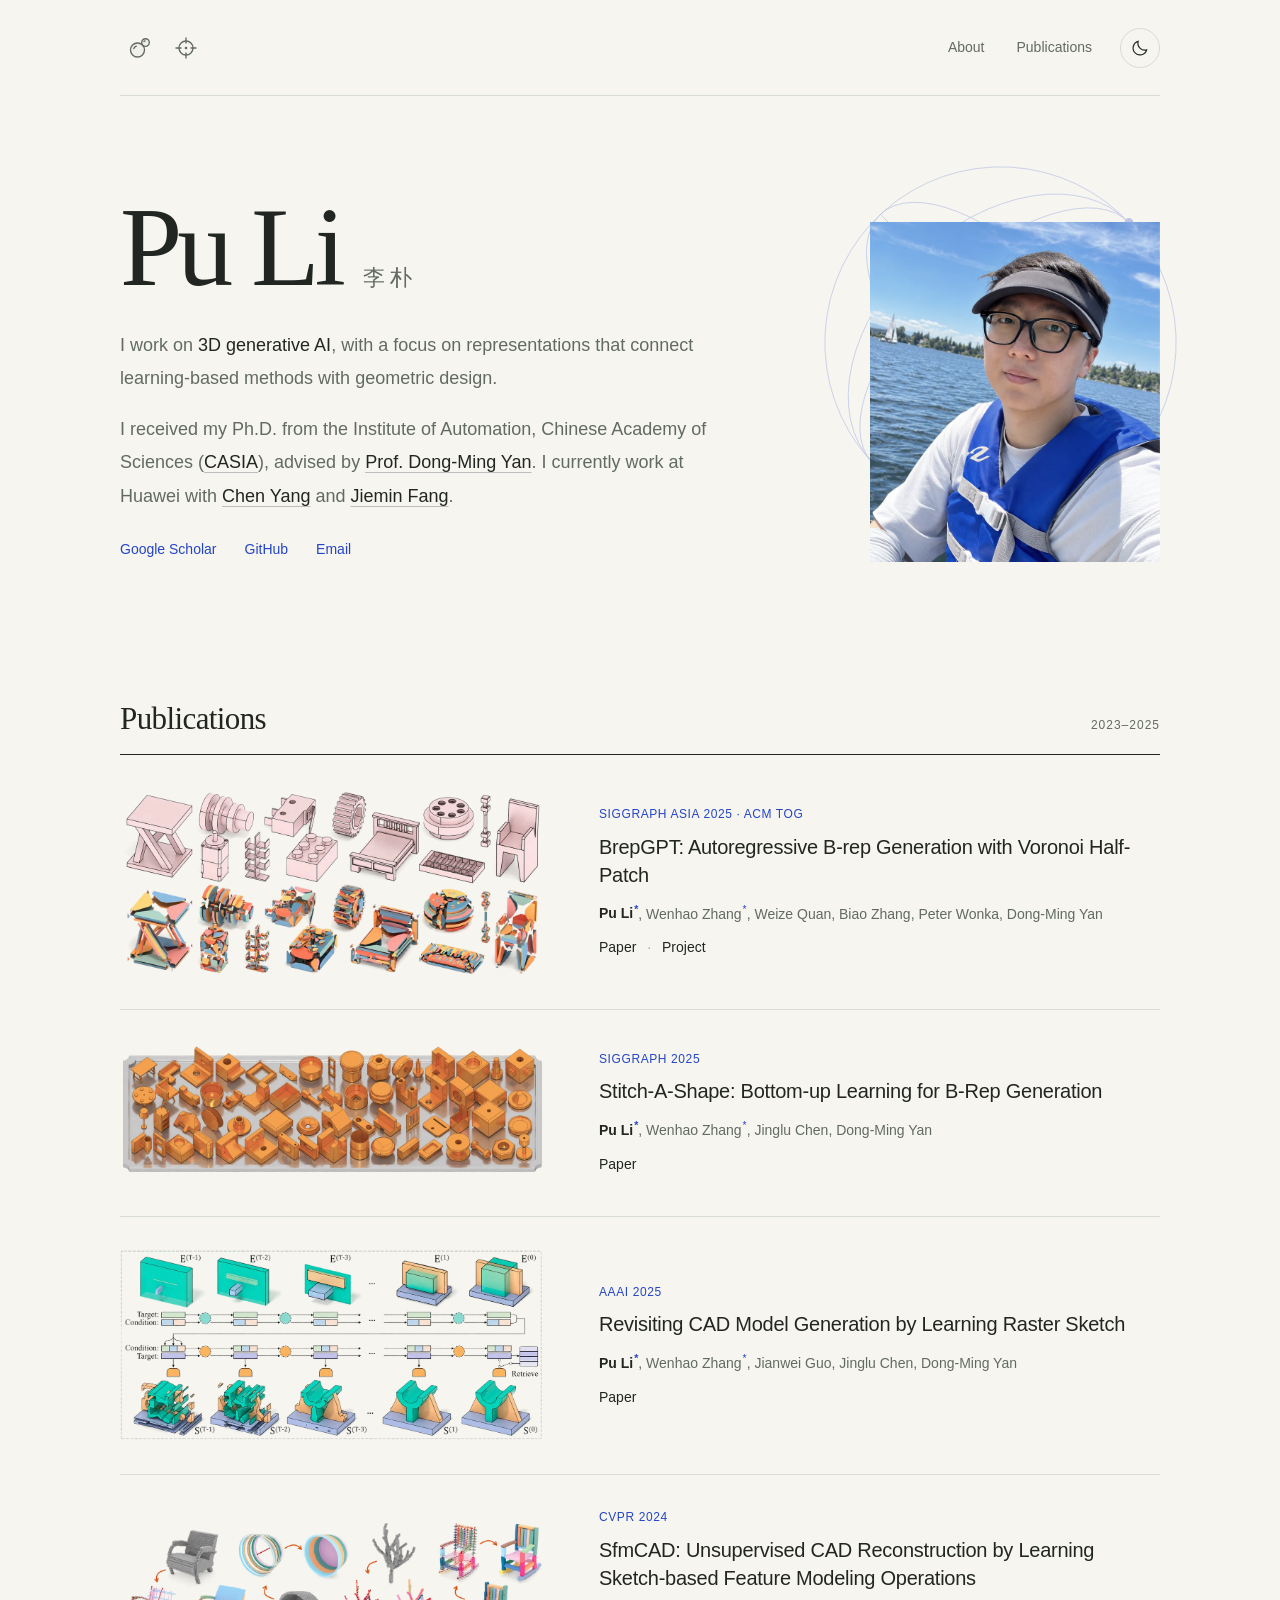
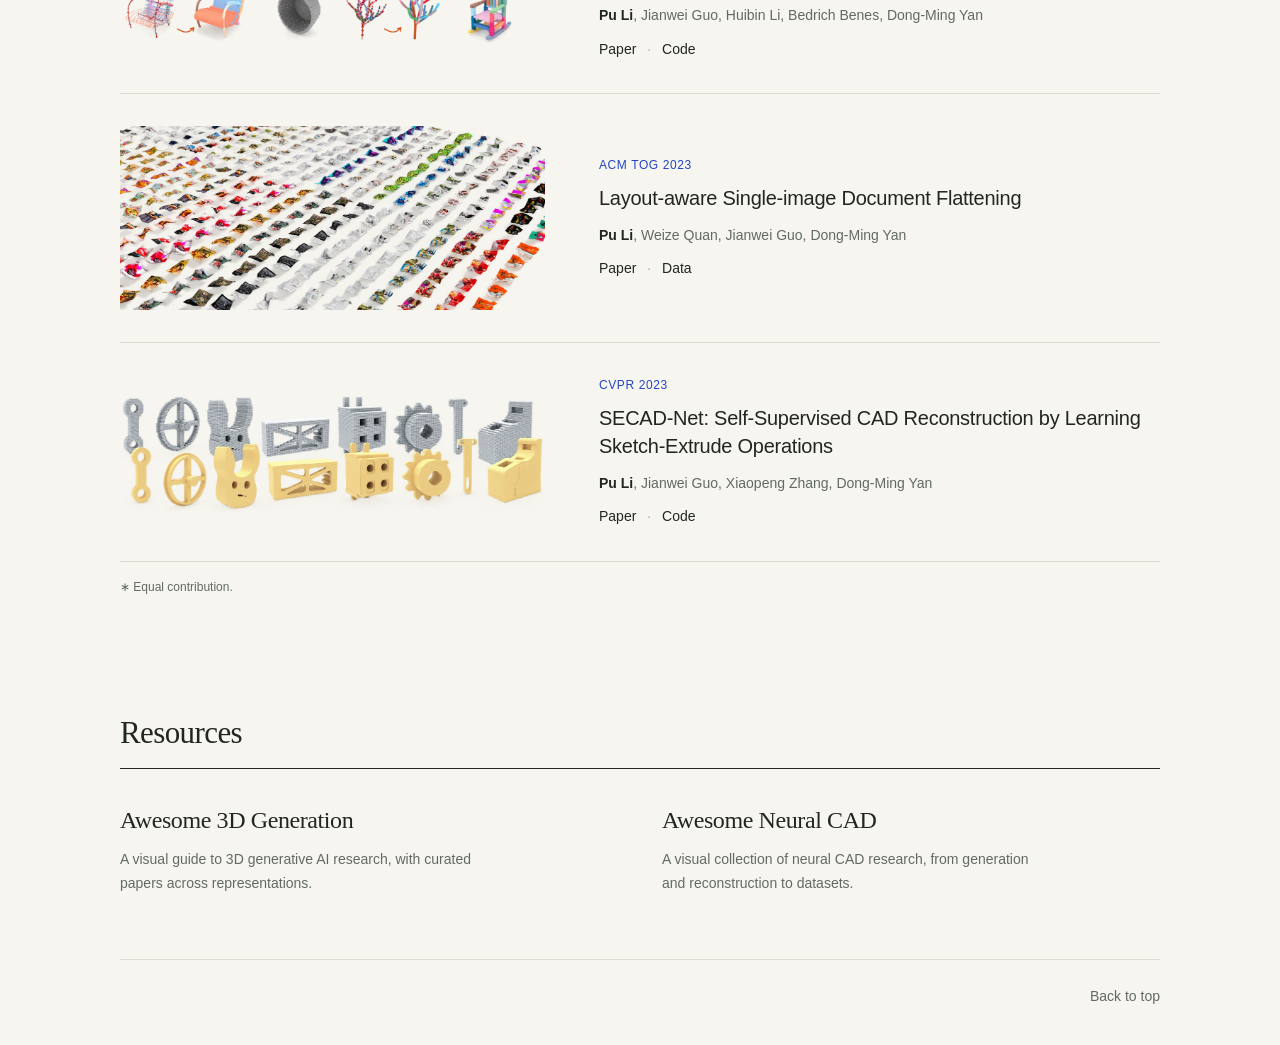
<file: index.html>
<!doctype html>
<html lang="en">
<head>
  <meta charset="UTF-8">
  <meta name="viewport" content="width=device-width, initial-scale=1">
  <meta name="description" content="Pu Li, Ph.D. — research in 3D generative AI, CAD generation, and reconstruction. Selected publications.">
  <meta name="theme-color" content="#f6f5f0">
  <title>Pu Li （李朴）</title>
  <link rel="icon" type="image/svg+xml" href="data:image/svg+xml,%3Csvg xmlns='http://www.w3.org/2000/svg' viewBox='0 0 64 64'%3E%3Crect width='64' height='64' rx='12' fill='%23253553'/%3E%3Cpath d='M20 47V17h11c16 0 16 22 0 22H20M38 47h11' fill='none' stroke='%23fff' stroke-width='4'/%3E%3C/svg%3E">
  <link rel="stylesheet" href="styles.css">
  <link rel="stylesheet" href="theme.css">
  <link rel="preload" as="image" href="assets/me_night.webp">
  <link rel="preload" as="image" href="assets/films-atlas-v1.webp" fetchpriority="low">
  <link rel="prefetch" href="films-data.json">
  <link rel="prefetch" href="films.css?v=20261030-game">
  <link rel="prefetch" href="films.js?v=20261002-atlas">
  <script src="theme.js?v=20261030-shared"></script>
</head>
<body>
  <div class="night-sky" aria-hidden="true"><div class="nebula nebula-blue"></div><div class="nebula nebula-violet"></div><div class="nebula nebula-teal"></div><div class="starlight"></div></div>
  <a class="skip-link" href="#main">Skip to content</a>
  <div class="page-shell" id="top">
    <header class="site-header">
      <div class="game-launchers" aria-label="Games">
      <a class="game-icon" href="bubbles.html" aria-label="Play Bubble break" title="Play Bubble break">
        <svg viewBox="0 0 24 24" fill="none" stroke="currentColor" stroke-width="1.35" stroke-linecap="round" aria-hidden="true"><circle cx="9.5" cy="14" r="7" fill="currentColor" fill-opacity=".04"/><path d="M5.8 12.6a4 4 0 0 1 2.5-2.4"/><circle cx="17.5" cy="6.5" r="3.8" fill="currentColor" fill-opacity=".04"/><path d="M16 5.6a1.6 1.6 0 0 1 1-.7"/></svg>
      </a>
      <a class="game-icon" href="arena.html" aria-label="Play Crossline" title="Play Crossline"><svg viewBox="0 0 24 24" fill="none" stroke="currentColor" stroke-width="1.35" stroke-linecap="round" aria-hidden="true"><circle cx="12" cy="12" r="7"/><path d="M12 2v5m0 10v5M2 12h5m10 0h5"/><circle cx="12" cy="12" r="1.3" fill="currentColor" stroke="none"/></svg></a>
      </div>
      <nav aria-label="Main navigation">
        <a href="#about">About</a>
        <a href="#publications">Publications</a>
      </nav>
      <button class="theme-toggle" type="button" aria-label="Night mode" aria-pressed="false" title="Switch to night mode" hidden>
        <svg class="moon-icon" viewBox="0 0 24 24" fill="none" stroke="currentColor" stroke-width="1.4" aria-hidden="true"><path d="M20 14.2A8.3 8.3 0 0 1 9.8 4a8.3 8.3 0 1 0 10.2 10.2Z"/></svg>
        <svg class="sun-icon" viewBox="0 0 24 24" fill="none" stroke="currentColor" stroke-width="1.4" aria-hidden="true"><circle cx="12" cy="12" r="3.5"/><path d="M12 2v2m0 16v2M2 12h2m16 0h2M5 5l1.5 1.5m11 11L19 19M5 19l1.5-1.5m11-11L19 5"/></svg>
      </button>
    </header>

    <main id="main">
      <section class="hero" id="about" aria-labelledby="name">
        <div class="hero-copy">
          <h1 id="name">Pu Li<span class="chinese-name" lang="zh-Hans">李朴</span></h1>
          <p class="intro">I work on <strong>3D generative AI</strong>, with a focus on representations that connect learning-based methods with geometric design.</p>
          <p class="intro">I received my Ph.D. from the Institute of Automation, Chinese Academy of Sciences (<a href="https://english.ia.cas.cn/" target="_blank" rel="noopener noreferrer">CASIA</a>), advised by <a href="https://sites.google.com/site/yandongming/" target="_blank" rel="noopener noreferrer">Prof. Dong-Ming Yan</a>. I currently work at Huawei with <a href="https://chensjtu.github.io/" target="_blank" rel="noopener noreferrer">Chen Yang</a> and <a href="https://jaminfong.cn/" target="_blank" rel="noopener noreferrer">Jiemin Fang</a>.</p>
          <div class="profile-links">
            <a href="https://scholar.google.com/citations?user=PvQgMWkAAAAJ&amp;hl=en" target="_blank" rel="noopener noreferrer">Google Scholar</a>
            <a href="https://github.com/BunnySoCrazy" target="_blank" rel="noopener noreferrer">GitHub</a>
            <a href="mailto:leapoo.ai@gmail.com">Email</a>
          </div>
        </div>
        <a class="hero-visual" href="films.html" aria-label="Explore films I’ve watched" title="Films I’ve watched">
          <svg class="geometry" viewBox="0 0 440 440" fill="none" aria-hidden="true"><g stroke="currentColor" stroke-width=".8"><ellipse cx="220" cy="220" rx="205" ry="98" transform="rotate(-35 220 220)"/><ellipse cx="220" cy="220" rx="205" ry="140" transform="rotate(-35 220 220)"/><circle cx="220" cy="220" r="205"/><ellipse cx="220" cy="220" rx="96" ry="205" transform="rotate(-35 220 220)"/><path d="M52 338 388 102M102 52l236 336"/></g><circle cx="388" cy="102" r="5" fill="currentColor"/></svg>
          <img class="portrait portrait-day" src="assets/me.webp" alt="Pu Li" width="900" height="900" fetchpriority="high">
          <img class="portrait portrait-night" src="assets/me_night.webp" alt="Pu Li at night by the water" width="900" height="900">
        </a>
      </section>

      <section class="publications section" id="publications" aria-labelledby="publications-title">
        <div class="section-heading"><h2 id="publications-title">Publications</h2><span class="section-aside">2023–2025</span></div>
        <div class="paper-list">
          <article class="paper">
            <a class="paper-image" href="https://bunnysocrazy.github.io/BrepGPT/" target="_blank" rel="noopener noreferrer" aria-label="BrepGPT project page"><img src="assets/brepgpt.webp" alt="Generated CAD shapes and their colorful Voronoi half-patch representations" width="1200" height="536" loading="lazy"></a>
            <div class="paper-copy"><div class="paper-meta"><span>SIGGRAPH ASIA 2025 · ACM TOG</span></div><h3><a href="https://bunnysocrazy.github.io/BrepGPT/" target="_blank" rel="noopener noreferrer">BrepGPT: Autoregressive B-rep Generation with Voronoi Half-Patch</a></h3><p class="authors"><strong>Pu Li<sup aria-label="equal contribution">*</sup></strong>, <a href="https://oliver-cakesandale.github.io/" target="_blank" rel="noopener noreferrer">Wenhao Zhang</a><sup aria-label="equal contribution">*</sup>, <a href="https://weizequan.github.io/" target="_blank" rel="noopener noreferrer">Weize Quan</a>, <a href="https://1zb.github.io/" target="_blank" rel="noopener noreferrer">Biao Zhang</a>, <a href="https://peterwonka.net/" target="_blank" rel="noopener noreferrer">Peter Wonka</a>, <a href="https://sites.google.com/site/yandongming/" target="_blank" rel="noopener noreferrer">Dong-Ming Yan</a></p><div class="paper-links"><a href="https://arxiv.org/abs/2511.22171" target="_blank" rel="noopener noreferrer">Paper</a> · <a href="https://bunnysocrazy.github.io/BrepGPT/" target="_blank" rel="noopener noreferrer">Project</a></div></div>
          </article>
          <article class="paper">
            <a class="paper-image" href="https://doi.org/10.1145/3721238.3730661" target="_blank" rel="noopener noreferrer" aria-label="Read Stitch-A-Shape"><img src="assets/stitch-a-shape.webp" alt="A collection of gold-colored generated B-rep models" width="1200" height="400" loading="lazy"></a>
            <div class="paper-copy"><div class="paper-meta"><span>SIGGRAPH 2025</span></div><h3><a href="https://doi.org/10.1145/3721238.3730661" target="_blank" rel="noopener noreferrer">Stitch-A-Shape: Bottom-up Learning for B-Rep Generation</a></h3><p class="authors"><strong>Pu Li<sup aria-label="equal contribution">*</sup></strong>, <a href="https://oliver-cakesandale.github.io/" target="_blank" rel="noopener noreferrer">Wenhao Zhang</a><sup aria-label="equal contribution">*</sup>, <a href="https://ia.cas.cn/rcdw/202404/t20240422_7129948.html" target="_blank" rel="noopener noreferrer">Jinglu Chen</a>, <a href="https://sites.google.com/site/yandongming/" target="_blank" rel="noopener noreferrer">Dong-Ming Yan</a></p><div class="paper-links"><a href="https://doi.org/10.1145/3721238.3730661" target="_blank" rel="noopener noreferrer">Paper</a></div></div>
          </article>
          <article class="paper">
            <a class="paper-image" href="https://arxiv.org/abs/2503.00928" target="_blank" rel="noopener noreferrer" aria-label="Read Revisiting CAD Model Generation"><img src="assets/recad.webp" alt="Raster sketches and generated CAD geometry from RECAD" width="1200" height="547" loading="lazy"></a>
            <div class="paper-copy"><div class="paper-meta"><span>AAAI 2025</span></div><h3><a href="https://arxiv.org/abs/2503.00928" target="_blank" rel="noopener noreferrer">Revisiting CAD Model Generation by Learning Raster Sketch</a></h3><p class="authors"><strong>Pu Li<sup aria-label="equal contribution">*</sup></strong>, <a href="https://oliver-cakesandale.github.io/" target="_blank" rel="noopener noreferrer">Wenhao Zhang</a><sup aria-label="equal contribution">*</sup>, <a href="https://jianweiguo.net/" target="_blank" rel="noopener noreferrer">Jianwei Guo</a>, <a href="https://ia.cas.cn/rcdw/202404/t20240422_7129948.html" target="_blank" rel="noopener noreferrer">Jinglu Chen</a>, <a href="https://sites.google.com/site/yandongming/" target="_blank" rel="noopener noreferrer">Dong-Ming Yan</a></p><div class="paper-links"><a href="https://arxiv.org/abs/2503.00928" target="_blank" rel="noopener noreferrer">Paper</a></div></div>
          </article>
          <article class="paper">
            <a class="paper-image" href="https://openaccess.thecvf.com/content/CVPR2024/html/Li_SfmCAD_Unsupervised_CAD_Reconstruction_by_Learning_Sketch-based_Feature_Modeling_Operations_CVPR_2024_paper.html" target="_blank" rel="noopener noreferrer" aria-label="Read SfmCAD"><img src="assets/sfmcad.webp" alt="Sketch-based CAD reconstruction and editable 3D shapes from SfmCAD" width="1200" height="400" loading="lazy"></a>
            <div class="paper-copy"><div class="paper-meta"><span>CVPR 2024</span></div><h3><a href="https://openaccess.thecvf.com/content/CVPR2024/html/Li_SfmCAD_Unsupervised_CAD_Reconstruction_by_Learning_Sketch-based_Feature_Modeling_Operations_CVPR_2024_paper.html" target="_blank" rel="noopener noreferrer">SfmCAD: Unsupervised CAD Reconstruction by Learning Sketch-based Feature Modeling Operations</a></h3><p class="authors"><strong>Pu Li</strong>, <a href="https://jianweiguo.net/" target="_blank" rel="noopener noreferrer">Jianwei Guo</a>, Huibin Li, <a href="https://www.cs.purdue.edu/homes/bbenes/" target="_blank" rel="noopener noreferrer">Bedrich Benes</a>, <a href="https://sites.google.com/site/yandongming/" target="_blank" rel="noopener noreferrer">Dong-Ming Yan</a></p><div class="paper-links"><a href="https://openaccess.thecvf.com/content/CVPR2024/html/Li_SfmCAD_Unsupervised_CAD_Reconstruction_by_Learning_Sketch-based_Feature_Modeling_Operations_CVPR_2024_paper.html" target="_blank" rel="noopener noreferrer">Paper</a> · <a href="https://github.com/BunnySoCrazy/SfmCAD" target="_blank" rel="noopener noreferrer">Code</a></div></div>
          </article>
          <article class="paper">
            <a class="paper-image" href="https://github.com/BunnySoCrazy/LA-DocFlatten" target="_blank" rel="noopener noreferrer" aria-label="Layout-aware document flattening research repository"><img src="assets/ladoc.webp" alt="Deformed document images and their flattened results" width="1200" height="519" loading="lazy"></a>
            <div class="paper-copy"><div class="paper-meta"><span>ACM TOG 2023</span></div><h3><a href="https://github.com/BunnySoCrazy/LA-DocFlatten" target="_blank" rel="noopener noreferrer">Layout-aware Single-image Document Flattening</a></h3><p class="authors"><strong>Pu Li</strong>, <a href="https://weizequan.github.io/" target="_blank" rel="noopener noreferrer">Weize Quan</a>, <a href="https://jianweiguo.net/" target="_blank" rel="noopener noreferrer">Jianwei Guo</a>, <a href="https://sites.google.com/site/yandongming/" target="_blank" rel="noopener noreferrer">Dong-Ming Yan</a></p><div class="paper-links"><a href="https://doi.org/10.1145/3627818" target="_blank" rel="noopener noreferrer">Paper</a> · <a href="https://github.com/BunnySoCrazy/LA-DocFlatten" target="_blank" rel="noopener noreferrer">Data</a></div></div>
          </article>
          <article class="paper">
            <a class="paper-image" href="https://arxiv.org/abs/2303.10613" target="_blank" rel="noopener noreferrer" aria-label="Read SECAD-Net"><img src="assets/secad.webp" alt="Self-supervised reconstruction of CAD models using sketch-extrude operations" width="1200" height="337" loading="lazy"></a>
            <div class="paper-copy"><div class="paper-meta"><span>CVPR 2023</span></div><h3><a href="https://arxiv.org/abs/2303.10613" target="_blank" rel="noopener noreferrer">SECAD-Net: Self-Supervised CAD Reconstruction by Learning Sketch-Extrude Operations</a></h3><p class="authors"><strong>Pu Li</strong>, <a href="https://jianweiguo.net/" target="_blank" rel="noopener noreferrer">Jianwei Guo</a>, <a href="https://people.ucas.ac.cn/~zhangxiaopeng?language=en" target="_blank" rel="noopener noreferrer">Xiaopeng Zhang</a>, <a href="https://sites.google.com/site/yandongming/" target="_blank" rel="noopener noreferrer">Dong-Ming Yan</a></p><div class="paper-links"><a href="https://arxiv.org/abs/2303.10613" target="_blank" rel="noopener noreferrer">Paper</a> · <a href="https://github.com/BunnySoCrazy/SECAD-Net" target="_blank" rel="noopener noreferrer">Code</a></div></div>
          </article>
        </div>
        <p class="equal-note">∗ Equal contribution.</p>
      </section>

      <section class="resources" aria-labelledby="resources-title">
        <div class="section-heading">
          <h2 id="resources-title">Resources</h2>
        </div>
        <div class="resource-grid">
          <a class="resource" href="https://awesome3dgen.com/" target="_blank" rel="noopener noreferrer">
            <h3>Awesome 3D Generation</h3>
            <p>A visual guide to 3D generative AI research, with curated papers across representations.</p>
          </a>
          <a class="resource" href="https://bunnysocrazy.com/" target="_blank" rel="noopener noreferrer">
            <h3>Awesome Neural CAD</h3>
            <p>A visual collection of neural CAD research, from generation and reconstruction to datasets.</p>
          </a>
        </div>
      </section>

    </main>
    <footer><a class="back-top" href="#top">Back to top</a></footer>
  </div>
  <script src="portrait.js" defer></script>
</body>
</html>
</file>
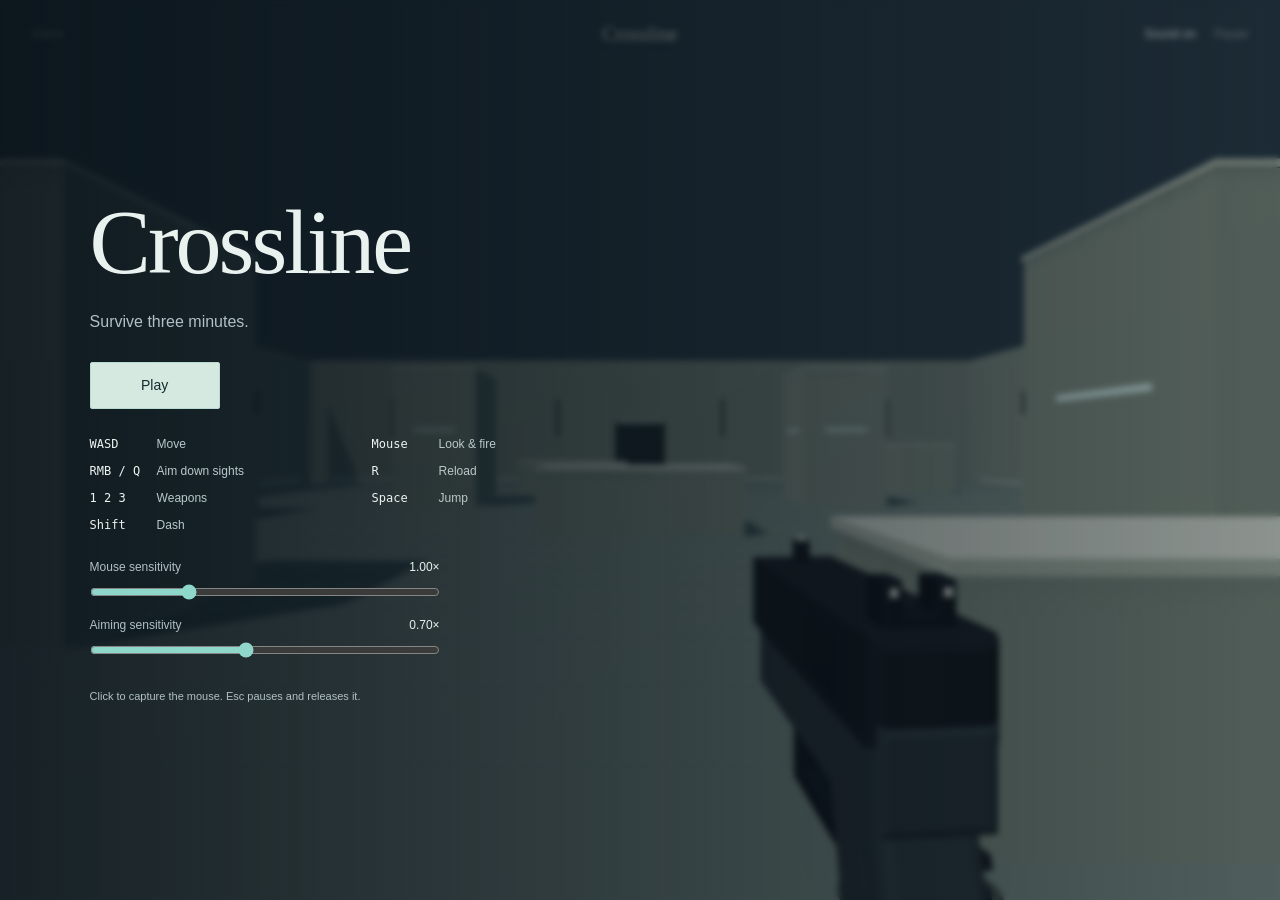
<file: arena.html>
<!doctype html>
<html lang="en">
<head>
  <meta charset="UTF-8"><meta name="viewport" content="width=device-width,initial-scale=1">
  <meta name="theme-color" content="#111a22"><title>Crossline</title>
  <link rel="icon" href="data:image/svg+xml,%3Csvg xmlns='http://www.w3.org/2000/svg' viewBox='0 0 32 32'%3E%3Ccircle cx='16' cy='16' r='10' fill='none' stroke='%2368b9ae' stroke-width='2'/%3E%3Cpath d='M16 2v8m0 12v8M2 16h8m12 0h8' stroke='%2368b9ae' stroke-width='2'/%3E%3C/svg%3E">
  <link rel="stylesheet" href="arena.css?v=2"><script type="module" src="arena.js?v=5"></script>
</head>
<body>
  <main id="viewport" aria-label="First-person arena">
    <canvas id="scene" tabindex="0" aria-label="Crossline. W A S D to move, mouse to look, click to fire, right click or Q to aim down sights, R to reload, 1 2 3 to switch weapons, Space to jump, Shift to dash, Escape to pause and adjust sensitivity."></canvas>
    <div id="damage" aria-hidden="true"></div>
    <header><a href="index.html">Home</a><span>Crossline</span><div><button id="sound" type="button" aria-pressed="true">Sound on</button><button id="pause" type="button" disabled>Pause</button></div></header>
    <div class="top-status" id="top-status"><span id="wave">Wave 1</span><span id="remaining">3:00</span><span id="score">0</span></div>
    <div id="crosshair" aria-hidden="true"><i></i><i></i><i></i><i></i><b></b></div>
    <div id="hit" aria-hidden="true"></div>
    <div id="notice" role="status" aria-live="polite"></div>
    <div class="hud"><div class="health"><span id="health">100</span><div><small>HEALTH</small><div class="health-track"><i id="health-bar"></i></div></div></div><div class="weapon"><small id="weapon-name">SIDEARM</small><div><span id="ammo">12</span><small id="magazine">/ 12</small></div><span id="reload-status"></span></div></div>
    <div class="weapon-keys"><span data-weapon="0" class="selected">1 Sidearm</span><span data-weapon="1">2 Scatter</span><span data-weapon="2">3 Pulse</span></div>
    <section class="overlay" id="overlay" aria-labelledby="overlay-title"><div class="menu">
      <h1 id="overlay-title">Crossline</h1><p id="overlay-copy">Survive three minutes.</p>
      <button id="start" type="button" disabled>Loading</button>
      <p id="device-note" hidden>A keyboard and mouse are required.</p>
      <div class="controls"><span><kbd>WASD</kbd> Move</span><span><kbd>Mouse</kbd> Look & fire</span><span><kbd id="aim-key">RMB / Q</kbd> Aim down sights</span><span><kbd>R</kbd> Reload</span><span><kbd>1 2 3</kbd> Weapons</span><span><kbd>Space</kbd> Jump</span><span><kbd>Shift</kbd> Dash</span></div>
      <div class="look-settings" aria-label="Mouse settings">
        <label for="sensitivity">Mouse sensitivity <output id="sensitivity-value" for="sensitivity">1.00×</output></label>
        <input id="sensitivity" type="range" min="0.25" max="3" step="0.05" value="1">
        <label for="aim-sensitivity">Aiming sensitivity <output id="aim-sensitivity-value" for="aim-sensitivity">0.70×</output></label>
        <input id="aim-sensitivity" type="range" min="0.3" max="1.2" step="0.05" value="0.7">
      </div>
      <p class="menu-note">Click to capture the mouse. Esc pauses and releases it.</p>
      <button id="restart" type="button" hidden>New round</button>
    </div></section>
  </main>
</body>
</html>
</file>
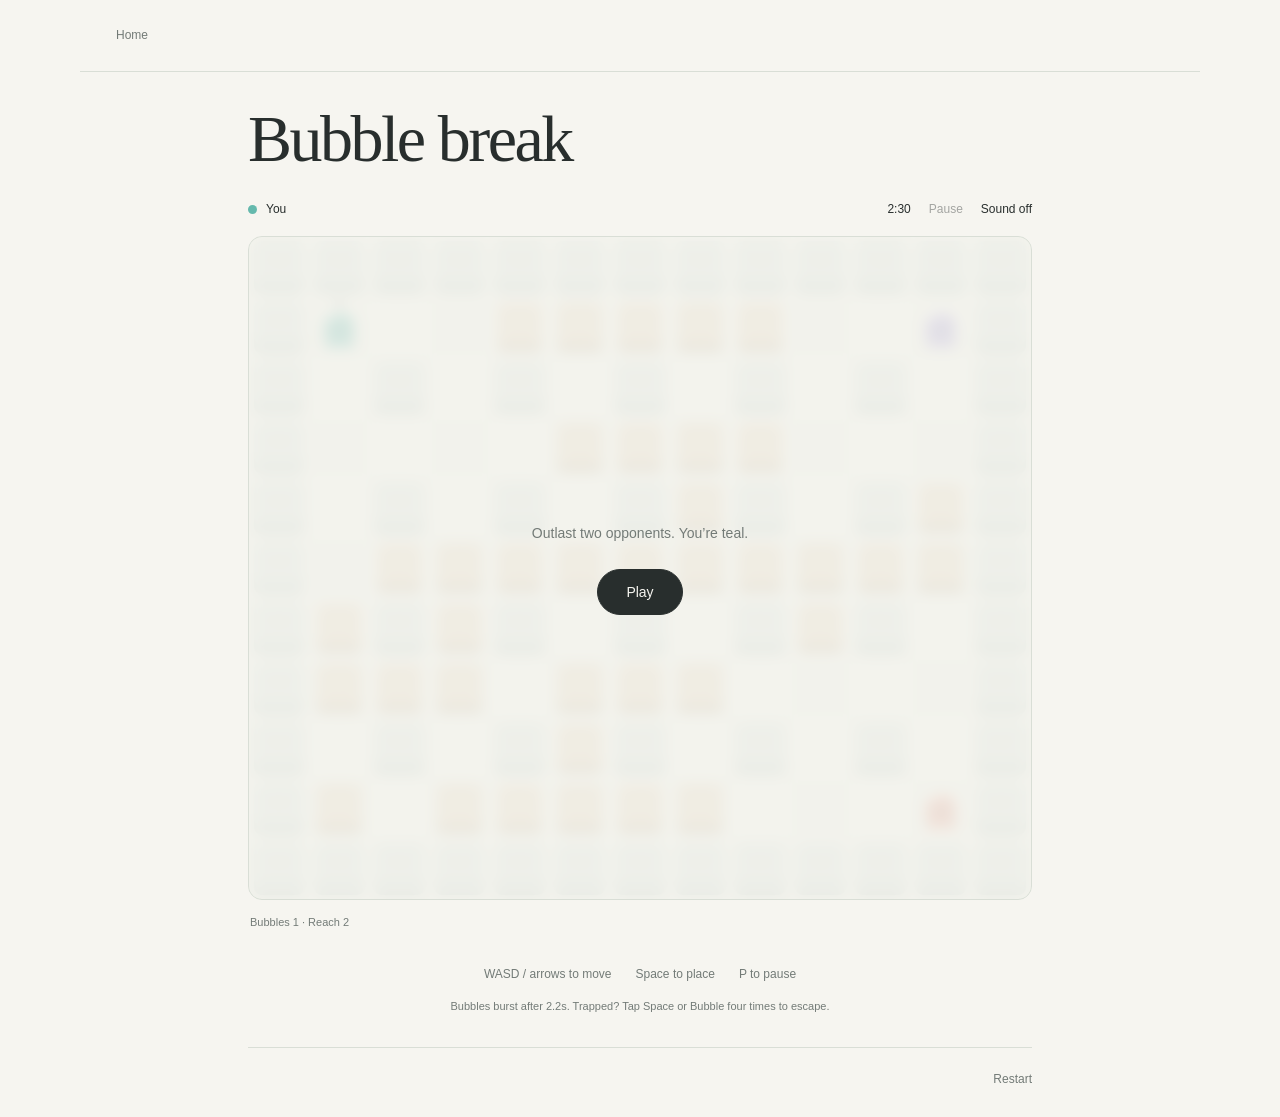
<file: bubbles.html>
<!doctype html>
<html lang="en">
<head>
  <meta charset="UTF-8">
  <meta name="viewport" content="width=device-width, initial-scale=1">
  <meta name="theme-color" content="#f6f5f0">
  <meta name="description" content="A tiny, original bubble-battle game. Take a little break.">
  <title>Bubble break</title>
  <link rel="icon" href="data:image/svg+xml,%3Csvg xmlns='http://www.w3.org/2000/svg' viewBox='0 0 40 40'%3E%3Ccircle cx='20' cy='20' r='16' fill='%2376b8b2'/%3E%3Ccircle cx='15' cy='14' r='4' fill='white' opacity='.7'/%3E%3C/svg%3E">
  <link rel="stylesheet" href="bubbles.css?v=4">
  <script src="theme.js?v=20261030-shared"></script>
  <script type="module" src="bubbles.js?v=4"></script>
</head>
<body>
  <header class="game-header"><a href="index.html">Home</a></header>
  <main>
    <div class="game-heading"><h1>Bubble break</h1></div>
    <section class="game" aria-label="Bubble battle game">
      <div class="scorebar"><div class="player-label"><i></i>You <span id="status-label"></span></div><div class="game-tools"><span id="clock" aria-label="Time remaining">2:30</span><button id="pause" type="button" disabled>Pause</button><button id="sound" type="button" aria-pressed="false">Sound off</button></div></div>
      <div class="arena">
        <canvas id="board" width="780" height="660" tabindex="0" aria-label="Bubble arena. Move with arrow keys or W A S D. Space places a bubble; tap Space repeatedly to escape if trapped. P pauses."></canvas>
        <div class="overlay" id="overlay"><div class="overlay-card"><h2 id="overlay-title" hidden></h2><p id="overlay-copy">Outlast two opponents. You’re teal.</p><button id="play" type="button">Play</button></div></div>
      </div>
      <div class="game-bottom"><span id="power">Bubbles 1 · Reach 2</span><span id="feedback" role="status" aria-live="polite"></span></div>
    </section>
    <div class="touch-controls" aria-label="Touch controls"><div class="dpad"><button data-dir="up" aria-label="Move up">W</button><button data-dir="left" aria-label="Move left">A</button><button data-dir="down" aria-label="Move down">S</button><button data-dir="right" aria-label="Move right">D</button></div><button id="drop" type="button">Bubble</button></div>
    <div class="instructions"><p class="key-guide"><span>WASD / arrows to move</span><span>Space to place</span><span>P to pause</span></p><p>Bubbles burst after 2.2s. Trapped? Tap Space or Bubble four times to escape.</p></div>
  </main>
  <footer><button id="restart" type="button">Restart</button></footer>
</body>
</html>
</file>
<file: styles.css>
:root{--paper:#f6f5f0;--ink:#222623;--muted:#626a64;--accent:#2445c6;--line:#d8ddd3;--serif:Georgia,'Times New Roman',serif;--sans:-apple-system,BlinkMacSystemFont,'Segoe UI',Helvetica,Arial,sans-serif;--cjk:'PingFang SC','PingFang TC','Hiragino Sans GB',sans-serif}
*{box-sizing:border-box}
html{scroll-behavior:smooth;scroll-padding-top:32px}
body{margin:0;background:var(--paper);color:var(--ink);font:16px/1.7 var(--sans);-webkit-font-smoothing:antialiased}
::selection{background:#d8e0ff;color:#19308b}
a{color:inherit;text-decoration:none;transition:color .2s}
a:hover{color:var(--accent)}
a:focus-visible{outline:2px solid var(--accent);outline-offset:6px}
.page-shell{max-width:1200px;margin:auto;padding:0 80px}
.skip-link{position:fixed;top:-100px;left:20px;z-index:10;padding:10px 18px;background:var(--ink);color:white}
.skip-link:focus{top:10px}
.site-header{height:96px;display:flex;align-items:center;justify-content:flex-end;border-bottom:1px solid var(--line);position:relative}
.game-launchers{display:flex;gap:6px;margin-right:auto}
.game-icon{display:grid;place-items:center;width:40px;height:40px;color:var(--muted);border-radius:50%;transition:color .2s,background .2s}
.game-icon svg{display:block;width:24px;height:24px}
.game-icon:hover,.game-icon:focus-visible{color:var(--accent);background:color-mix(in srgb,var(--accent) 6%,transparent)}
@media(max-width:420px){.game-launchers{gap:0}.game-icon{width:32px}.game-icon svg{width:22px;height:22px}}
nav{display:flex;gap:32px}nav a{font-size:14px;color:var(--muted)}
nav .films-entry{display:inline-flex;align-items:center;min-height:35px;margin:-6px 0;padding:4px 13px;border:1px solid var(--line);border-radius:100px;color:var(--ink);transition:color .2s,border-color .2s,background .2s}
nav .films-entry:hover{border-color:var(--accent);background:color-mix(in srgb,var(--accent) 5%,transparent);color:var(--accent)}
.hero{position:relative;display:grid;grid-template-columns:minmax(0,1fr) 290px;gap:100px;align-items:center;padding:98px 0 104px}
h1{display:flex;align-items:baseline;gap:16px;margin:0 0 28px;font:112px/.95 var(--serif);letter-spacing:-5px;font-weight:400}
.chinese-name{font:22px/1 var(--cjk);letter-spacing:5px;margin-left:6px;color:var(--muted);font-weight:400}
.intro{max-width:590px;margin:0;font-size:18px;line-height:1.85;color:var(--muted)}
.intro strong{color:var(--ink);font-weight:500}
.intro + .intro{margin-top:18px}
.intro a{color:var(--ink);text-decoration:underline;text-decoration-color:#bdbdbd;text-decoration-thickness:1px;text-underline-offset:4px}
.intro a:hover{color:var(--accent);text-decoration-color:var(--accent)}
.profile-links{display:flex;flex-wrap:wrap;gap:28px;margin-top:25px;color:var(--accent);font-size:.875rem}
.profile-links a:hover{text-decoration:underline;text-underline-offset:4px}
.hero-visual{display:block;position:relative;isolation:isolate;width:100%;margin-top:28px}
.geometry{position:absolute;z-index:-1;width:130%;height:auto;left:-20%;top:-20%;color:var(--accent);opacity:.27;transform:rotate(-8deg)}
.portrait{display:block;width:100%;height:340px;object-fit:cover;object-position:50% 43%;filter:saturate(.75);clip-path:none}
@media(hover:hover) and (pointer:fine) and (prefers-reduced-motion:no-preference){
  .hero-visual .portrait{transform:perspective(680px) rotateX(var(--portrait-rx,0deg)) rotateY(var(--portrait-ry,0deg));transition:transform .6s cubic-bezier(.22,.61,.36,1),filter .6s ease}
  .hero-visual .geometry{pointer-events:none;transform:translate(var(--orbit-x,0px),var(--orbit-y,0px)) rotate(-8deg);transition:transform .8s cubic-bezier(.22,.61,.36,1),opacity .6s ease}
  .hero-visual.is-exploring .portrait{filter:saturate(1);transition-duration:.18s,.6s}
  .hero-visual.is-exploring .geometry{opacity:.48;transition-duration:.3s,.6s}
}
.resources{padding:0 0 43px;margin:52px 0 20px}
.resource-grid{display:grid;grid-template-columns:1fr 1fr;gap:44px;padding:35px 0 0}
.resource h3{margin:0;font:1.5rem/1.4 var(--serif);letter-spacing:-.4px;font-weight:500;display:flex;justify-content:space-between;align-items:baseline;gap:12px}
.resource:hover{color:inherit}
.resource:hover h3{color:var(--accent)}
.resource p{margin:11px 0 0;max-width:390px;font-size:.875rem;line-height:1.7;color:var(--muted)}
@media(max-width:1000px){.resource-grid{gap:24px 32px}}
@media(max-width:720px){.resources{padding:0 0 34px;margin:36px 0 10px}.resource-grid{grid-template-columns:1fr;gap:25px;padding:28px 0 0}.resource p{max-width:480px}.resource h3{font-size:1.4375rem}}
.publications{padding-bottom:30px}
.section-heading{display:flex;justify-content:space-between;align-items:baseline;gap:20px;padding:34px 0 17px;border-bottom:1px solid var(--ink)}
h2{font:1.9375rem/1.2 var(--serif);font-weight:400;letter-spacing:-.6px;margin:0}
.section-aside{font-size:.75rem;color:var(--muted);letter-spacing:1px;white-space:nowrap}
.paper{position:relative;display:grid;grid-template-columns:minmax(0,1fr) minmax(0,1.32fr);align-items:center;gap:54px;padding:32px 0;border-bottom:1px solid var(--line)}
/* Updated PNG figures carry their own transparency. */
.paper-image{display:block;width:100%;line-height:0;transform:scale(1);transition:transform .45s cubic-bezier(.22,.61,.36,1)}
.paper-image img{display:block;width:100%;height:auto}
@media(hover:hover) and (prefers-reduced-motion:no-preference){.paper-image:hover{transform:scale(1.025)}}
.paper-meta{display:flex;flex-wrap:wrap;gap:5px 18px;margin-bottom:8px;font-size:.75rem;line-height:1.7;letter-spacing:.6px;color:var(--accent);font-weight:400}
.paper h3{font-size:1.25rem;line-height:1.4;letter-spacing:-.25px;font-weight:400;margin:0}
.authors{font-size:.875rem;line-height:1.7;color:var(--muted);margin:12px 0 10px}.authors strong{font-weight:600;color:var(--ink)}
.authors sup{font-size:.75em;color:var(--accent);margin-left:1px}
.authors a,.authors a:hover{color:inherit;font:inherit;text-decoration:none}
.paper-links{margin-top:0;font-size:.875rem;color:#aaa}
.paper-links a{color:var(--ink);margin:0 7px;padding:5px 0}
.paper-links a:first-child{margin-left:0}
.paper-links a:hover{color:var(--accent);text-decoration:underline;text-underline-offset:4px}
.equal-note{font-size:.75rem;color:var(--muted);margin:15px 0 0}
footer{border-top:1px solid var(--line);display:flex;justify-content:flex-end;padding:25px 0 36px}.back-top{font-size:14px;color:var(--muted)}
@media(min-width:1001px){.hero-copy{animation:enter .8s both}.hero-visual{animation:enter 1s .1s both}}
@keyframes enter{from{opacity:0;transform:translateY(12px)}to{opacity:1;transform:translateY(0)}}
@media(max-width:1000px){.page-shell{padding:0 48px}.hero{grid-template-columns:minmax(0,1fr) 220px;gap:65px;padding:80px 0}h1{font-size:94px;letter-spacing:-4px;gap:14px}.chinese-name{font-size:18px}.portrait{height:280px}.intro{font-size:17px}.paper{gap:32px}}
@media(max-width:720px){.page-shell{padding:0 25px}.site-header{height:76px}nav{gap:16px}nav .films-entry{min-height:33px;padding:3px 11px}.hero{grid-template-columns:minmax(0,1fr) 135px;gap:0 24px;padding:46px 0 52px;align-items:center}.hero-copy{display:contents}h1{grid-column:1;grid-row:1;display:flex;flex-wrap:wrap;align-items:baseline;gap:10px;font-size:70px;letter-spacing:-2.5px;line-height:1.05;margin:0}.chinese-name{margin:0;font-size:16px;letter-spacing:3px}.hero-visual{grid-column:2;grid-row:1;margin:0}.portrait{height:166px}.geometry{width:125%;left:-17%;top:-7%}.intro{grid-column:1/-1;font-size:17px;margin-top:30px;line-height:1.85}.profile-links{grid-column:1/-1;margin-top:23px}.section-heading{padding:28px 0 14px}h2{font-size:1.8125rem;letter-spacing:-.6px}.paper{grid-template-columns:1fr;gap:25px;padding:24px 0}.paper-meta{margin-bottom:7px}.section-aside{font-size:.75rem}}
@media(max-width:360px){.page-shell{padding:0 20px}.hero{grid-template-columns:minmax(0,1fr) 112px;gap:0 18px}h1{font-size:58px}.portrait{height:145px}}
@media(prefers-reduced-motion:reduce){html{scroll-behavior:auto}*,*:before,*:after{animation:none!important;transition:none!important}}
</file>
<file: theme.css>
/* Day stays quiet; night reveals slow, large-scale atmospheric light. */
:root{color-scheme:light}
:root[data-theme="dark"]{color-scheme:dark;--paper:#080c18;--ink:#eceef5;--muted:#b0b9ce;--accent:#91a1f4;--line:rgba(173,188,232,.19)}
body{isolation:isolate;transition:background-color .7s ease,color .5s ease}
.night-sky{position:fixed;inset:0;z-index:-1;overflow:hidden;pointer-events:none;opacity:0;visibility:hidden;transition:opacity 1.4s ease,visibility 1.4s;contain:strict;background:linear-gradient(145deg,#080c18 20%,#0b1123 65%,#080c18)}
[data-theme="dark"] .night-sky{opacity:1;visibility:visible}
.nebula{position:absolute;pointer-events:none;filter:blur(35px);animation-play-state:paused!important}
.night-sky:after{content:"";position:absolute;inset:-30%;pointer-events:none;background:radial-gradient(ellipse at 65% 65%,transparent 35%,rgba(54,180,221,.13) 40%,rgba(95,107,248,.24) 43%,rgba(138,63,195,.11) 47%,transparent 54%);filter:blur(20px);transform:rotate(-22deg) translate(-4%,5%);animation:wave-drift 16s ease-in-out -5s infinite alternate;animation-play-state:paused}
[data-theme="dark"] .night-sky:after{animation-play-state:running}
@keyframes wave-drift{to{transform:rotate(5deg) translate(9%,-9%) scale(1.1)}}
[data-theme="dark"] .nebula{animation-play-state:running!important}
.nebula-blue{width:105vw;height:100vh;top:-40vh;right:-28vw;background:radial-gradient(ellipse at 50% 52%,rgba(56,85,227,.6),rgba(44,65,174,.25) 32%,transparent 66%);transform:rotate(-24deg);animation:blue-drift 18s ease-in-out -6s infinite alternate}
.nebula-violet{width:100vw;height:95vh;left:-46vw;top:18vh;background:radial-gradient(ellipse at 48% 52%,rgba(118,49,169,.4),rgba(79,40,144,.2) 36%,transparent 65%);transform:rotate(26deg);animation:violet-drift 22s ease-in-out -8s infinite alternate}
.nebula-teal{width:110vw;height:75vh;right:-38vw;bottom:-38vh;background:radial-gradient(ellipse at 50% 50%,rgba(34,172,185,.36),rgba(25,95,152,.2) 38%,transparent 65%);transform:rotate(-22deg);animation:teal-drift 16s ease-in-out -4s infinite alternate}
.starlight{position:absolute;inset:0;opacity:.45;background-image:radial-gradient(circle at 8% 13%,#bfcafb 0 .65px,transparent 1.3px),radial-gradient(circle at 79% 19%,#bfcafb 0 .7px,transparent 1.4px),radial-gradient(circle at 94% 60%,#abcfe3 0 .7px,transparent 1.4px),radial-gradient(circle at 21% 69%,#bcb4df 0 .65px,transparent 1.3px),radial-gradient(circle at 62% 85%,#bfcafb 0 .7px,transparent 1.4px),radial-gradient(circle at 41% 37%,#bfcafb 0 .6px,transparent 1.2px)}
@keyframes blue-drift{to{transform:translate(-10vw,12vh) rotate(-6deg) scale(1.12)}}
@keyframes violet-drift{to{transform:translate(12vw,-10vh) rotate(8deg) scale(1.15)}}
@keyframes teal-drift{to{transform:translate(-15vw,-15vh) rotate(-38deg) scale(1.08)}}
.theme-toggle{flex:none;display:grid;place-items:center;position:relative;width:40px;height:40px;margin-left:28px;padding:0;border:1px solid var(--line);border-radius:50%;color:var(--ink);background:transparent;cursor:pointer;transition:border-color .25s,color .25s,background .25s}
.theme-toggle[hidden]{display:none}
.theme-toggle:hover{color:var(--accent);border-color:var(--accent)}
.theme-toggle:focus-visible{outline:2px solid var(--accent);outline-offset:5px}
.theme-toggle svg{width:20px;height:20px;grid-area:1/1;transition:opacity .4s,transform .5s}
.sun-icon{opacity:0;transform:rotate(-40deg) scale(.7)}
[data-theme="dark"] .moon-icon{opacity:0;transform:rotate(40deg) scale(.7)}
[data-theme="dark"] .sun-icon{opacity:1;transform:rotate(0) scale(1)}
[data-theme="dark"] .theme-toggle{background:rgba(126,147,239,.06)}
[data-theme="dark"] .paper-links{color:rgba(176,185,206,.45)}
[data-theme="dark"] .section-heading{border-bottom-color:rgba(193,202,227,.4)}
[data-theme="dark"] .intro a{text-decoration-color:rgba(176,185,206,.45)}
[data-theme="dark"] .intro a:hover{text-decoration-color:var(--accent)}
[data-theme="dark"] .geometry{color:#96aaff;opacity:.42}
.portrait-night{display:none}
[data-theme="dark"] .portrait-day{display:none}
[data-theme="dark"] .portrait-night{display:block;filter:saturate(.86);object-position:50% 43%;clip-path:none;mask-image:radial-gradient(ellipse 83% 86% at 50% 49%,#000 82%,transparent 100%);-webkit-mask-image:radial-gradient(ellipse 83% 86% at 50% 49%,#000 82%,transparent 100%)}
/* The supplied transparent PNGs keep their original color and highlights. */
[data-theme="dark"] .paper-image{mix-blend-mode:normal;background:transparent}

[data-theme="dark"] ::selection{background:#465799;color:#fff}
[data-theme="dark"] .skip-link{background:#eceef5;color:#080c18}
@media(max-width:720px){.theme-toggle{width:36px;height:36px;margin-left:20px}.nebula{filter:blur(24px)}.nebula-blue{width:170vw;right:-80vw}.nebula-violet{width:165vw;left:-100vw}.nebula-teal{width:160vw;right:-90vw}}
@media(max-width:360px){.theme-toggle{margin-left:14px}.site-header nav{gap:15px}}
@media(prefers-reduced-motion:reduce){.nebula,.night-sky:after{animation:none!important}body,.night-sky,.theme-toggle,.theme-toggle svg{transition:none}}
</file>
<file: films.css>
:root{--paper:#e9e8e2;--ink:#292b27;--muted:#70736b;--line:rgba(36,38,34,.18);--sans:-apple-system,BlinkMacSystemFont,'Segoe UI',Helvetica,Arial,sans-serif;--serif:Georgia,'Times New Roman',serif}
*{box-sizing:border-box}
:root{color-scheme:light;--dialog-paper:#f0efe9;--dialog-backdrop:rgba(39,42,35,.24)}
:root[data-theme="dark"]{color-scheme:dark;--paper:#080c18;--ink:#eceef5;--muted:#b0b9ce;--line:rgba(173,188,232,.19);--dialog-paper:#111827;--dialog-backdrop:rgba(0,0,0,.5)}
[data-theme="dark"] ::selection{background:#465799;color:#fff}
[data-theme="dark"] .skip-link{color:#080c18}
html,body{margin:0;width:100%;height:100%;overflow:hidden;overscroll-behavior:none}
body{background:var(--paper);color:var(--ink);font:15px/1.5 var(--sans);-webkit-font-smoothing:antialiased}
button,a{font:inherit;-webkit-tap-highlight-color:transparent}
a{color:inherit;text-decoration:none}
button:focus-visible,a:focus-visible{outline:1px solid var(--ink);outline-offset:6px}
::selection{background:#cbd1c5;color:#151714}
.skip-link{position:fixed;left:20px;top:-60px;z-index:30;padding:10px 16px;background:var(--ink);color:white}
.skip-link:focus{top:14px}
.film-header{position:fixed;z-index:12;inset:0 0 auto;height:82px;padding:0 clamp(24px,3.5vw,64px);display:grid;grid-template-columns:1fr auto 1fr;align-items:center;pointer-events:none}
.film-header>*{pointer-events:auto}
.film-home{justify-self:start;font-size:20px;font-weight:600;letter-spacing:-.065em}
.home-dot{color:#67837b}
.header-label{grid-column:2;font-size:11px;letter-spacing:.12em;color:var(--muted)}
.film-close{justify-self:end;display:flex;align-items:center;gap:12px;font-size:13px;color:var(--muted)}
.film-close span{font-size:23px;font-weight:300;line-height:1}
.film-close:hover{color:var(--ink)}
.scroll-gallery,.gallery-viewport,.gallery-track,.film-grid{position:absolute;inset:0}
.gallery-viewport{overflow:hidden;isolation:isolate}
.film-grid{touch-action:none;cursor:grab;outline:none;user-select:none;visibility:hidden}
.film-grid.is-ready,.film-grid.film-grid-error{visibility:visible}
.film-grid:not(.is-ready) .film-card{visibility:hidden!important}
.film-grid.is-dragging,.is-dragging .film-card{cursor:grabbing}
.film-card{position:absolute;left:0;top:0;display:block;appearance:none;border:0;padding:0;background:none;height:110px;aspect-ratio:2/3;cursor:pointer;will-change:transform}
.film-poster{display:block;width:100%;height:100%;background-image:url('assets/films-atlas-v1.webp');background-size:1000% 1000%;background-repeat:no-repeat;opacity:var(--presence,.1);filter:saturate(var(--saturation,.2));user-select:none}
.film-card.is-hovered .film-poster,.film-card:focus-visible .film-poster{opacity:1;filter:saturate(1)}
.film-card.is-hovered,.film-card:focus-visible{z-index:2}
.is-dragging .film-poster{opacity:var(--presence);filter:saturate(var(--saturation))}
.credits-trigger,.scroll-note{position:absolute;z-index:4;bottom:34px;color:var(--muted);font-size:12px}
.credits-trigger{left:clamp(24px,3.5vw,64px);background:none;border:0;padding:6px 0;cursor:pointer}
.credits-trigger:hover{color:var(--ink)}
.game-entry{position:absolute;z-index:4;bottom:34px;left:50%;transform:translateX(-50%);padding:6px 0;font-size:12px;color:var(--muted);white-space:nowrap;transition:color .2s,opacity .6s}
.game-entry:hover{color:var(--ink)}
.film-focused .game-entry{opacity:0;pointer-events:none}
@media(max-width:600px){.game-entry{bottom:19px;font-size:11px}.scroll-note{display:none}}
@media(prefers-reduced-motion:reduce){.game-entry{position:fixed;bottom:0;left:auto;right:20px;transform:none;padding:15px 0;z-index:5}}
.scroll-note{right:clamp(24px,3.5vw,64px);bottom:40px;pointer-events:none}
.film-dialog{position:fixed;max-width:min(740px,calc(100vw - 32px));max-height:calc(100dvh - 40px);width:100%;padding:35px;border:0;background:var(--dialog-paper);color:var(--ink);box-shadow:0 32px 85px rgba(0,0,0,.12)}
.film-dialog::backdrop{background:var(--dialog-backdrop);backdrop-filter:blur(12px)}
.dialog-close{position:absolute;top:13px;right:17px;background:none;border:0;padding:4px;font-size:27px;font-weight:300;line-height:1;color:var(--muted);cursor:pointer}
.dialog-layout{display:grid;grid-template-columns:minmax(0,220px) minmax(0,1fr);gap:35px;align-items:center}
.dialog-layout>img{display:block;width:100%;aspect-ratio:2/3;object-fit:cover}
.dialog-eyebrow{font-size:10px;letter-spacing:.1em;color:var(--muted)}
.dialog-eyebrow span{margin-left:12px}
.dialog-copy h2{margin:16px 0 7px;font:400 clamp(32px,4vw,55px)/1.13 var(--serif);letter-spacing:-.045em;overflow-wrap:anywhere}
.dialog-copy>p:nth-of-type(2){color:var(--muted);font-size:14px}
.dialog-links{display:flex;gap:24px;margin-top:36px;font-size:13px}
.dialog-links a{padding-bottom:5px;border-bottom:1px solid var(--line)}
.dialog-links span{margin-left:10px}
.credits-dialog{max-width:440px;padding:42px}
.film-credits h2{font:400 32px/1.2 var(--serif);margin:0 0 25px}
.credits-copy{font-size:13px;line-height:1.8;color:var(--muted)}
.tmdb-credit{display:inline-flex;align-items:center;gap:12px;font-weight:600}
.tmdb-credit img{display:block;width:40px;height:29px;object-fit:contain}
.film-grid-error{display:grid;place-content:center;padding:40px;color:var(--muted)}
.gallery-track{transition:opacity .8s ease,filter .8s ease}
.film-header,.scroll-note,.credits-trigger{transition:opacity .6s ease}
.film-focused .gallery-track{opacity:.8}
@media(max-width:600px){.film-focused .gallery-track{mask-image:linear-gradient(to right,transparent,#000 40px,#000 calc(100% - 40px),transparent)}}
@media(prefers-reduced-motion:reduce){.film-focused .gallery-track{opacity:.12}}
.film-focused .film-header,.film-focused .scroll-note,.film-focused .credits-trigger{opacity:0}
.film-card.is-selected .film-poster{visibility:hidden}
.film-stage{inset:0;margin:0;width:100%;height:100%;max-width:none;max-height:none;padding:0;background:transparent;box-shadow:none;overflow:hidden;touch-action:none}
.film-stage::backdrop{background:transparent;backdrop-filter:none}
.film-stage .dialog-layout{display:flex;flex-direction:column;align-items:center;justify-content:center;gap:25px;height:100%;padding:64px 25px 36px;pointer-events:none}
.film-stage .dialog-layout>img{width:auto;height:min(53dvh,480px);max-width:75vw;max-height:none;aspect-ratio:2/3;object-fit:contain;transform-origin:top left;pointer-events:auto;will-change:transform}
.film-stage .dialog-copy{text-align:center;width:min(440px,86vw);pointer-events:auto;animation:copy-arrive .65s .35s both}
.film-stage .dialog-eyebrow{display:none}
.film-stage .dialog-copy h2{font:400 clamp(25px,3.2vw,43px)/1.12 var(--serif);letter-spacing:-.035em;margin:0 0 10px}
.film-stage .dialog-copy>p:nth-of-type(2){margin:0;font-size:12px}
.film-stage .dialog-links{justify-content:center;gap:26px;margin-top:18px;font-size:12px}
.film-stage .dialog-close{position:fixed;top:27px;right:clamp(24px,3.5vw,64px);display:flex;align-items:center;gap:14px;font:400 13px/1 var(--sans);padding:6px 0;z-index:2;animation:copy-arrive .5s .2s both}
.film-stage .dialog-close span{font-size:25px;font-weight:300}
.film-stage.is-closing .dialog-copy,.film-stage.is-closing .dialog-close{animation:copy-leave .2s both;pointer-events:none}
@keyframes copy-arrive{from{opacity:0;translate:0 9px}to{opacity:1;translate:0 0}}
@keyframes copy-leave{from{opacity:1}to{opacity:0}}
@media(max-width:600px){.film-header{height:70px}.header-label{font-size:10px;letter-spacing:.025em}.film-home{font-size:18px}.film-close{font-size:12px;gap:8px}.credits-trigger,.scroll-note{bottom:19px;font-size:11px}.scroll-note{bottom:25px}.film-dialog{padding:42px 24px 28px}.dialog-layout{grid-template-columns:1fr;gap:16px}.dialog-layout>img{max-height:38dvh;width:auto;max-width:100%;margin:auto}.dialog-copy h2{font-size:32px}.dialog-links{margin-top:22px}.credits-dialog{padding:38px 28px}}
@media(max-width:600px){.film-stage{padding:0}.film-stage .dialog-layout{gap:22px;padding:68px 20px 35px}.film-stage .dialog-layout>img{height:min(49dvh,420px);max-height:none;margin:0}.film-stage .dialog-copy h2{font-size:29px}.film-stage .dialog-close{top:22px}.film-stage .dialog-copy>p:nth-of-type(2){font-size:11px}}
@media(max-height:530px){.film-stage .dialog-layout{flex-direction:row;gap:35px;padding:60px 40px 30px}.film-stage .dialog-layout>img{height:70dvh;max-width:32vw}.film-stage .dialog-copy{width:min(390px,48vw);text-align:left}.film-stage .dialog-copy h2{font-size:27px}.film-stage .dialog-links{justify-content:flex-start}}
@media(prefers-reduced-motion:reduce){html,body{height:auto;overflow:auto}.film-header{background:var(--paper)}.scroll-gallery,.gallery-viewport,.gallery-track{position:relative;inset:auto}.film-grid{position:relative;display:grid;grid-template-columns:repeat(auto-fill,minmax(125px,1fr));gap:38px 24px;padding:115px 25px 100px;touch-action:auto;cursor:auto}.film-card{position:relative;height:auto;width:100%;visibility:visible!important;transform:none!important}.film-poster{opacity:1;filter:none}.scroll-note{display:none}.credits-trigger{position:fixed;bottom:0;left:0;right:0;background:var(--paper);padding:15px}*,*:before,*:after{transition:none!important;animation:none!important}}
</file>
<file: arena.css>
:root{color-scheme:dark;--ink:#eaf2ef;--muted:#b1c1c4;--accent:#8ed7ca}*{box-sizing:border-box}html,body{margin:0;width:100%;height:100%;overflow:hidden;background:#111a22;color:var(--ink);font:14px/1.5 -apple-system,BlinkMacSystemFont,'Segoe UI',Helvetica,Arial,sans-serif}a{color:inherit;text-decoration:none}button{font:inherit;color:inherit;background:none;border:0;cursor:pointer}button:disabled{opacity:.5;cursor:wait}button:focus-visible,a:focus-visible{outline:2px solid var(--accent);outline-offset:6px}[hidden]{display:none!important}#viewport{position:relative;width:100%;height:100%;min-height:400px}#scene{display:block;width:100%;height:100%;outline:none}header{position:absolute;top:0;left:0;right:0;display:flex;justify-content:space-between;align-items:center;padding:25px 32px;font-size:12px;text-shadow:0 1px 8px #111}header>span{position:absolute;left:50%;transform:translateX(-50%);font:20px Georgia,serif}header>div{display:flex;gap:18px}header button{font-size:12px;padding:0}a:hover,header button:hover{color:var(--accent)}
.top-status{position:absolute;top:78px;left:50%;transform:translateX(-50%);display:flex;gap:28px;font-size:12px;font-variant-numeric:tabular-nums;text-shadow:0 2px 8px #101820}.hud{position:absolute;bottom:58px;left:34px;right:34px;display:flex;justify-content:space-between;align-items:end;pointer-events:none;text-shadow:0 2px 10px #07151c}.health{display:flex;gap:13px;align-items:center}.health>span{font-size:34px;font-variant-numeric:tabular-nums}.health small,.weapon>small{font-size:9px;letter-spacing:.14em}.health-track{margin-top:5px;width:75px;height:3px;background:#ffffff29}.health-track i{display:block;width:100%;height:100%;background:var(--accent);transition:width .12s}.weapon{text-align:right;position:relative}.weapon>div>span{font-size:36px;font-variant-numeric:tabular-nums}.weapon>div>small{font-size:13px;margin-left:8px;color:var(--muted)}#reload-status{font-size:11px;position:absolute;bottom:-22px;right:0;white-space:nowrap;color:var(--accent)}.weapon-keys{position:absolute;bottom:24px;left:50%;transform:translateX(-50%);display:flex;gap:20px;font-size:11px;color:#b0bcbb;white-space:nowrap;text-shadow:0 2px 5px #111}.weapon-keys .selected{color:#fff;border-bottom:1px solid var(--accent);padding-bottom:4px}
#crosshair{position:absolute;top:50%;left:50%;width:26px;height:26px;transform:translate(-50%,-50%);pointer-events:none;filter:drop-shadow(0 1px 2px #111)}#crosshair i{position:absolute;background:#e9fff5;border-radius:1px}#crosshair i:nth-child(1){width:1px;height:6px;left:12px;top:0}#crosshair i:nth-child(2){width:1px;height:6px;left:12px;bottom:0}#crosshair i:nth-child(3){height:1px;width:6px;top:12px;left:0}#crosshair i:nth-child(4){height:1px;width:6px;top:12px;right:0}#crosshair b{position:absolute;width:2px;height:2px;left:12px;top:12px;background:white;border-radius:50%}#hit{position:absolute;left:50%;top:50%;width:32px;height:32px;transform:translate(-50%,-50%) rotate(45deg);border:1px solid transparent;opacity:0;pointer-events:none}#hit:before,#hit:after{content:'';position:absolute;background:var(--accent)}#hit:before{width:20px;height:2px;left:6px;top:15px}#hit:after{width:2px;height:20px;left:15px;top:6px}#hit.visible{opacity:1}#notice{position:absolute;top:24%;left:0;right:0;text-align:center;font-size:14px;letter-spacing:.04em;text-shadow:0 2px 12px #001;pointer-events:none}#damage{position:absolute;inset:0;box-shadow:inset 0 0 100px 30px #e260484d;opacity:0;pointer-events:none;transition:opacity .2s}
.overlay{position:absolute;inset:0;background:linear-gradient(90deg,rgba(9,18,25,.88),rgba(9,18,25,.35));display:grid;align-items:center;justify-items:start;padding:clamp(30px,7vw,110px);backdrop-filter:blur(3px)}.menu{max-width:540px}h1{font:400 clamp(54px,8vw,92px)/1 Georgia,'Times New Roman',serif;letter-spacing:-3px;margin:0 0 22px}.menu>p{font-size:16px;color:var(--muted);margin:0 0 28px}.menu>#start{border:1px solid #bad9d0;border-radius:2px;background:#d5e9e1;color:#132b2b;padding:12px 35px;font-size:14px;min-width:130px}.menu>#start:hover{background:#effaf5}.controls{display:grid;grid-template-columns:1fr 1fr;gap:12px 28px;margin:38px 0 24px;font-size:12px;color:#bac9c9}.controls>span{display:flex;gap:12px;align-items:center}kbd{font:11px inherit;min-width:55px;color:#edf4f0}.menu>.menu-note{font-size:11px;margin:0;max-width:350px}.menu>#restart{font-size:12px;color:var(--muted);padding:0;margin-top:22px}.playing header{opacity:.55}.playing header:hover{opacity:1}.menu-open .hud,.menu-open .top-status,.menu-open .weapon-keys,.menu-open #crosshair{visibility:hidden}
@media(max-width:700px){header{padding:20px}header>span{display:none}.overlay{padding:30px}.hud{left:20px;right:20px}.weapon-keys{gap:12px;font-size:10px}.controls{gap:12px 16px}.menu>p{font-size:14px}h1{font-size:60px}.top-status{top:65px}.menu>.menu-note{max-width:280px}}
@media(prefers-reduced-motion:reduce){*{transition:none!important}}
.overlay{overflow-y:auto}.menu{width:min(100%,540px);margin:auto 0}.controls{margin-top:26px;gap:9px 24px}.look-settings{max-width:350px;display:grid;gap:8px;margin:22px 0}.look-settings label{display:flex;justify-content:space-between;gap:20px;font-size:12px;color:var(--muted)}.look-settings output{font-variant-numeric:tabular-nums;color:var(--ink)}.look-settings input{width:100%;margin:0 0 8px;accent-color:var(--accent);cursor:pointer}.look-settings input:focus-visible{outline:1px solid var(--accent);outline-offset:4px}.aiming #crosshair{opacity:0}.aiming #hit{width:20px;height:20px}.aiming #hit:before{left:4px;top:9px;width:12px}.aiming #hit:after{left:9px;top:4px;height:12px}
@media(max-height:720px){.overlay{padding-top:25px;padding-bottom:25px}h1{font-size:52px;margin-bottom:12px}.menu>p{margin-bottom:16px}.controls{margin:20px 0 16px;gap:7px 24px}.look-settings{margin:16px 0;gap:5px}}
</file>
<file: bubbles.css>
:root{color-scheme:light;--paper:#f6f5f0;--ink:#282e2d;--muted:#737b77;--line:#d9ded6;--panel:#eceee6;--accent:#397f79;--veil:rgba(246,245,240,.78);--card:#f9faf5;--sans:-apple-system,BlinkMacSystemFont,'Segoe UI',Helvetica,Arial,sans-serif}
:root[data-theme="dark"]{color-scheme:dark;--paper:#080c18;--ink:#e9eeef;--muted:#9aaebb;--line:#293646;--panel:#101a27;--accent:#8bd0c7;--veil:rgba(8,12,24,.78);--card:#14202d}
*{box-sizing:border-box}body{margin:0;background:var(--paper);color:var(--ink);font:14px/1.6 var(--sans);-webkit-font-smoothing:antialiased}a{color:inherit;text-decoration:none}a:hover,button:hover{color:var(--accent)}button{font:inherit;color:inherit;cursor:pointer}a:focus-visible,button:focus-visible,canvas:focus-visible{outline:2px solid var(--accent);outline-offset:5px}button:disabled{opacity:.4;cursor:default}
.game-header{max-width:1120px;padding:26px 36px;margin:auto;display:flex;justify-content:space-between;align-items:center;border-bottom:1px solid var(--line);font-size:12px;color:var(--muted)}.game-header>span{font-size:9px;letter-spacing:.18em}
main{max-width:856px;padding:0 36px;margin:auto}.game-heading{display:flex;justify-content:space-between;align-items:end;margin:34px 0 24px}.eyebrow{font-size:10px;letter-spacing:.14em;color:var(--muted);margin:0 0 12px}h1{font:400 clamp(40px,6vw,66px)/1 Georgia,'Times New Roman',serif;letter-spacing:-2.5px;margin:0}h1 span{color:var(--accent)}.subtitle{font-size:12px;color:var(--muted);margin:0 0 4px}
.scorebar,.game-bottom{display:flex;align-items:center;justify-content:space-between;gap:14px;font-size:12px}.scorebar{padding:0 0 13px}.player-label{display:flex;align-items:center;gap:9px}.player-label i{width:9px;height:9px;border-radius:50%;background:#65b9ad}.player-label>span{margin-left:8px;color:var(--muted);font-size:11px}.game-tools{display:flex;align-items:center;gap:18px}.game-tools button,footer button{background:none;border:0;padding:4px 0;font-size:12px}#clock{font-variant-numeric:tabular-nums}.arena{position:relative;border:1px solid var(--line);border-radius:14px;overflow:hidden;background:var(--panel)}canvas{display:block;width:100%;height:auto;aspect-ratio:13/11;touch-action:none}.overlay{position:absolute;inset:0;display:grid;place-items:center;background:var(--veil);backdrop-filter:blur(7px);padding:20px}.overlay[hidden]{display:none}.overlay-card{text-align:center;max-width:380px}.overlay-card h2{font:400 clamp(32px,5vw,48px)/1.1 Georgia,serif;letter-spacing:-1.5px;margin:0 0 18px}.overlay-card>p:not(.eyebrow){font-size:14px;color:var(--muted);line-height:1.8}.overlay-card>button{border:1px solid var(--ink);background:var(--ink);color:var(--paper);padding:11px 28px;border-radius:30px;margin:8px 0 14px;transition:transform .2s}.overlay-card>button:hover{transform:translateY(-2px)}.overlay-card .overlay-note{font-size:11px!important;max-width:270px;margin:0 auto}.game-bottom{padding:12px 2px;color:var(--muted);font-size:11px;min-height:45px}#feedback{text-align:right}.instructions{text-align:center;font-size:12px;color:var(--muted);margin:20px 0 30px}.instructions p+p{font-size:11px;line-height:1.9}kbd{font:11px var(--sans);color:var(--ink);border:1px solid var(--line);border-radius:4px;padding:3px 6px}.instructions span{margin:0 9px}footer{max-width:784px;border-top:1px solid var(--line);padding:18px 0 24px;margin:0 auto;display:flex;justify-content:space-between;font-size:11px;color:var(--muted)}
.touch-controls{display:none;align-items:center;justify-content:space-between;padding:12px 4px;touch-action:none;user-select:none}.dpad{display:grid;grid-template-columns:repeat(3,45px);grid-template-rows:repeat(2,40px);gap:5px}.dpad button{border:1px solid var(--line);border-radius:10px;background:var(--card);touch-action:none}.dpad button:first-child{grid-column:2}.dpad button:nth-child(2){grid-column:1}.dpad button:active,#drop:active{background:var(--accent);color:var(--paper)}#drop{width:83px;height:83px;border-radius:50%;border:1px solid var(--line);background:var(--card);touch-action:none;font-size:12px}#drop span{display:block;font-size:9px;color:var(--muted)}
@media(pointer:coarse),(max-width:600px){.touch-controls{display:flex}.instructions{margin:10px 0 20px}.instructions p:first-child{display:none}}
@media(max-width:600px){.game-header{padding:20px}.game-header>span{display:none}main{padding:0 14px}.game-heading{margin:28px 6px 25px}.subtitle{font-size:10px}.eyebrow{font-size:8px}h1{font-size:44px}.scorebar{padding:0 5px 12px}.player-label>span{display:none}.game-tools{gap:14px}.arena{border-radius:10px}.game-bottom{font-size:10px;align-items:start}.game-bottom>span:first-child{white-space:nowrap}.overlay-card h2{font-size:36px}.overlay-card>p:not(.eyebrow){font-size:12px}footer{margin:0 20px}.overlay-card .overlay-note{font-size:10px!important}}
.key-guide{display:flex;justify-content:center;flex-wrap:wrap;gap:8px 24px}.key-guide span{margin:0}.overlay-card [hidden]{display:none}footer{justify-content:flex-end}
</file>
